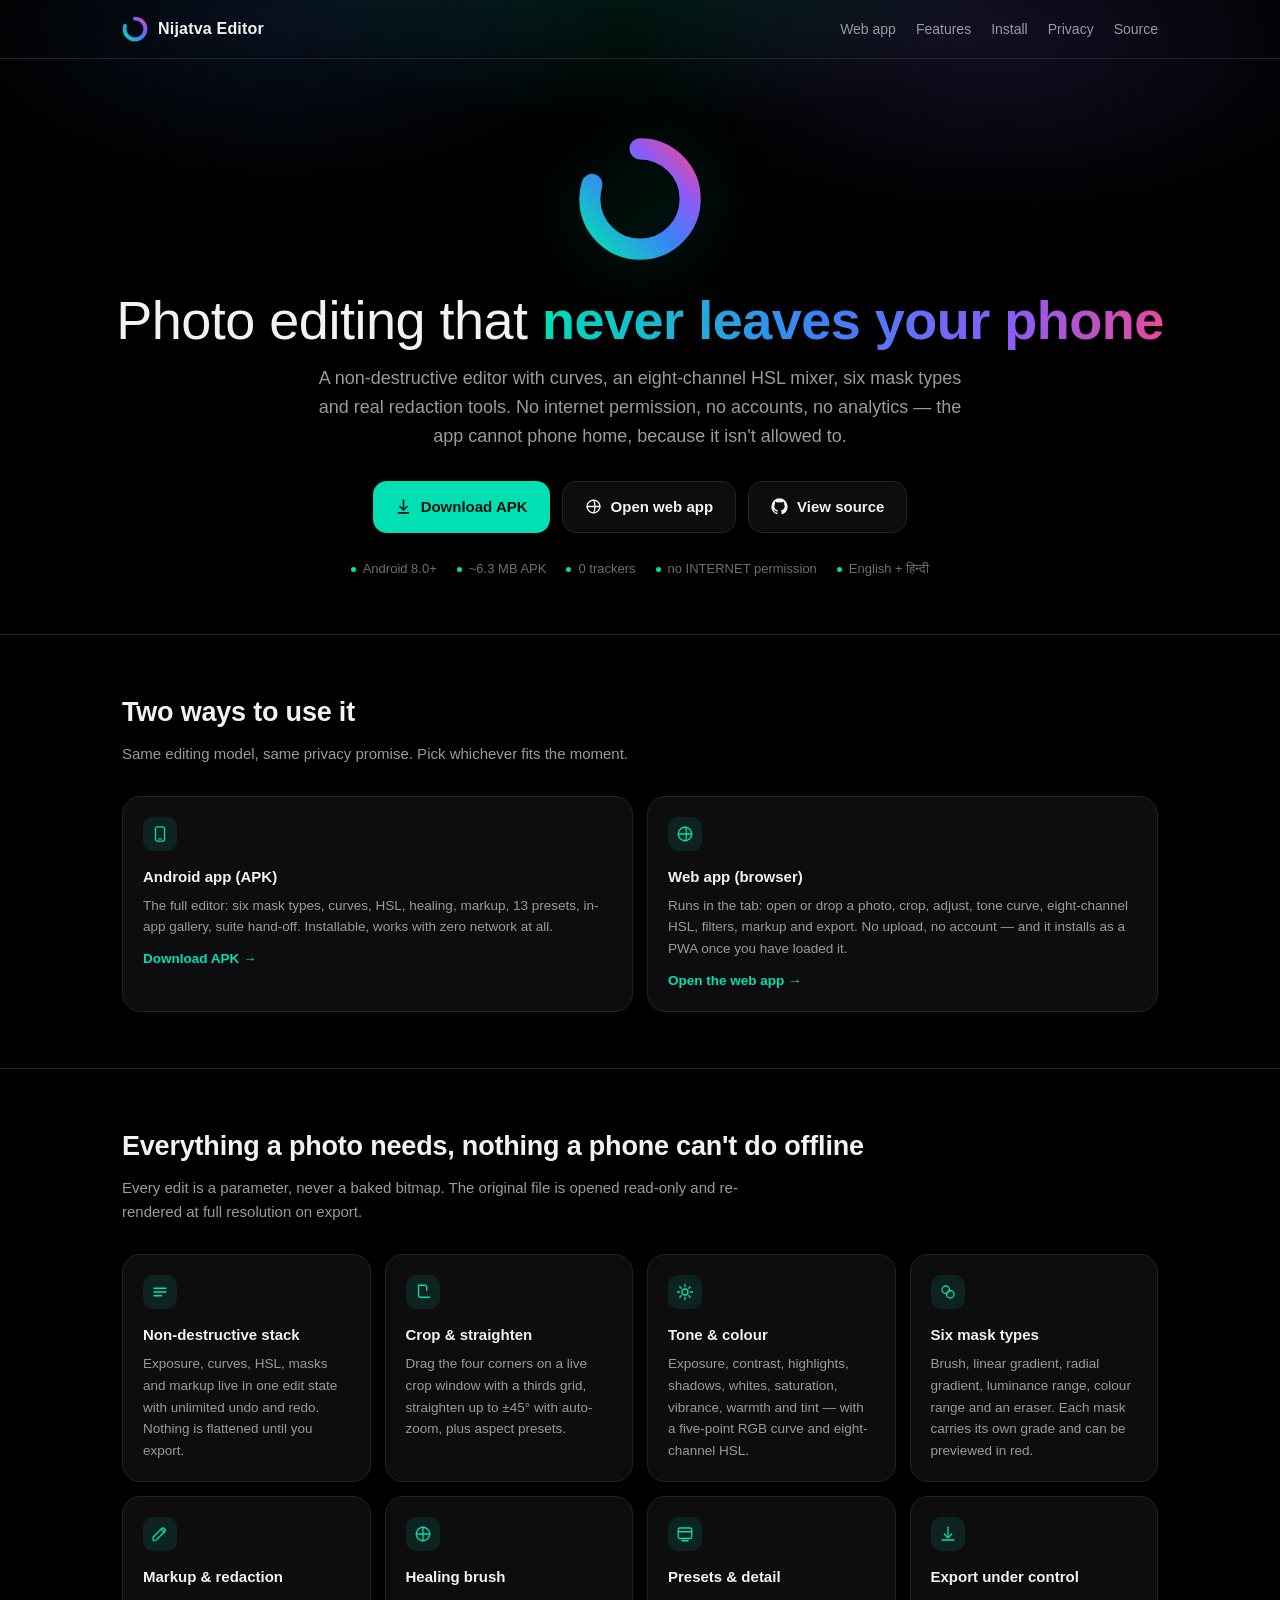
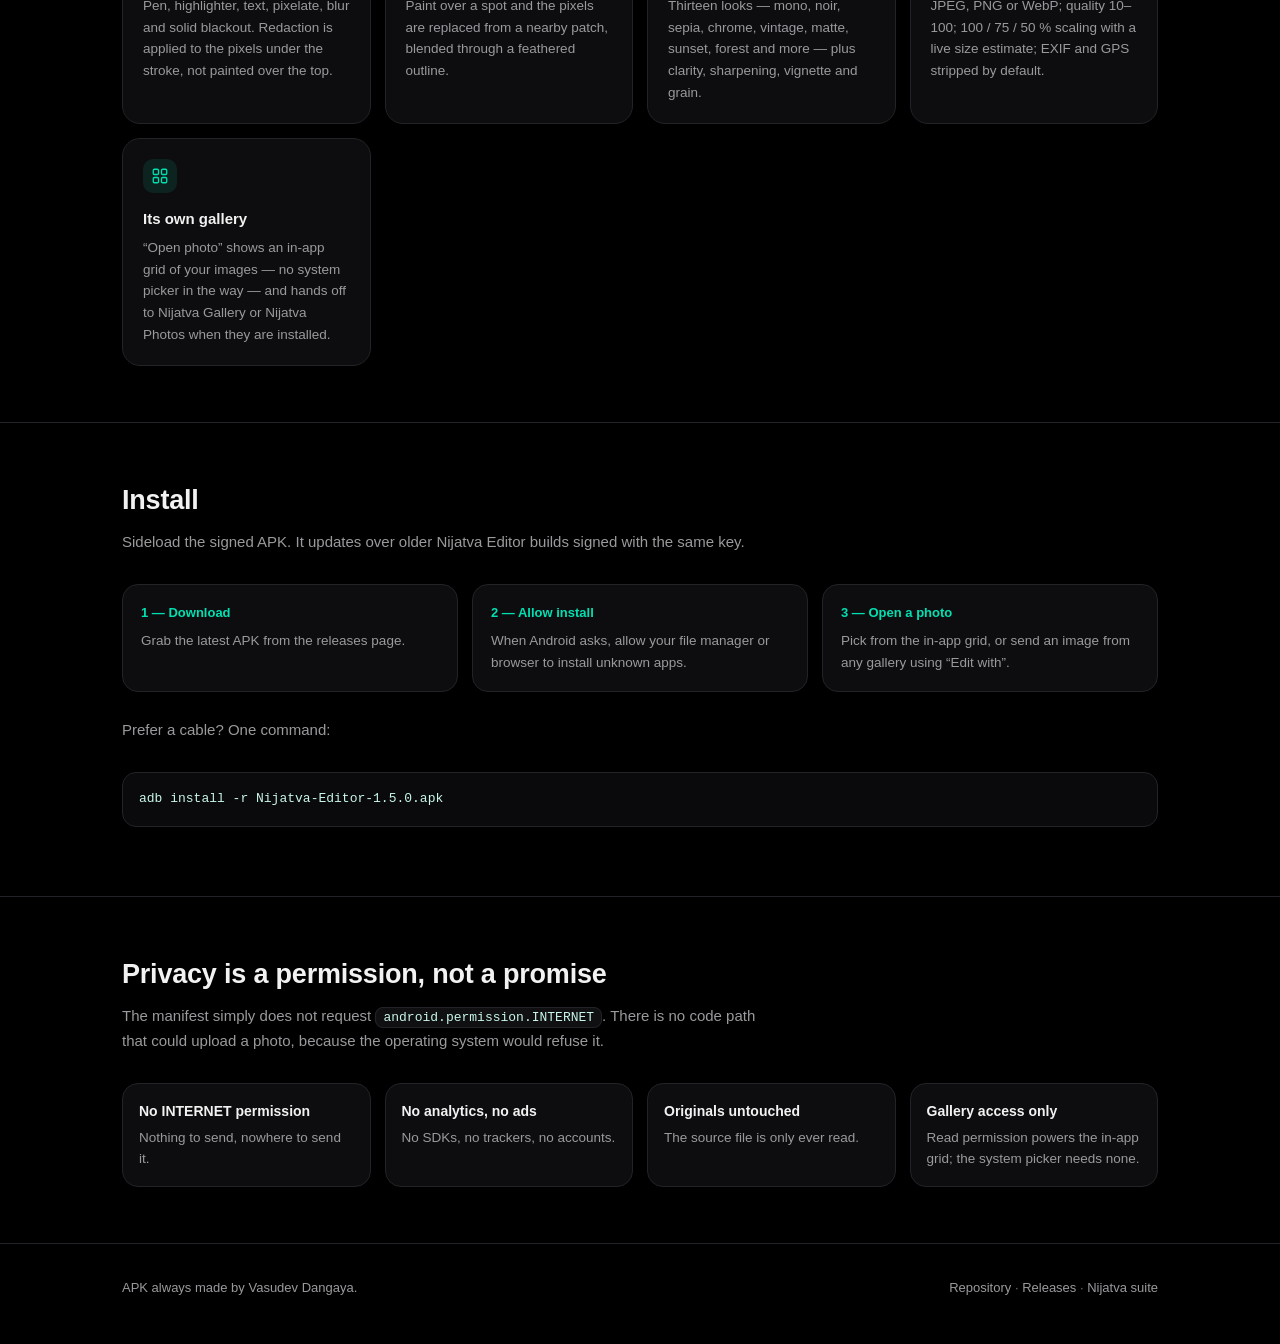
<file: docs/index.html>
<!DOCTYPE html>
<html lang="en">
<head>
<meta charset="utf-8">
<meta name="viewport" content="width=device-width, initial-scale=1">
<title>Nijatva Editor — offline photo editor for Android</title>
<meta name="description" content="Nijatva Editor is a fully offline, non-destructive photo editor for Android. Curves, HSL, six mask types, markup and redaction, 13 presets. No internet permission, no accounts, no analytics.">
<meta name="theme-color" content="#000000">
<meta property="og:title" content="Nijatva Editor">
<meta property="og:description" content="Offline, non-destructive photo editor for Android. No internet permission.">
<meta property="og:type" content="website">
<style>
  :root{
    --teal:#00e0b2; --blue:#3b82f6; --violet:#8b5cf6; --pink:#ec4899;
    --bg:#000000; --surface:#0d0d0f; --surface2:#141417; --line:#232327;
    --text:#f2f2f2; --muted:#9a9a9e; --dim:#6e6e73;
  }
  *{box-sizing:border-box}
  html{scroll-behavior:smooth}
  body{
    margin:0; background:var(--bg); color:var(--text);
    font-family:-apple-system,BlinkMacSystemFont,"Segoe UI",Roboto,"Helvetica Neue",Arial,sans-serif;
    line-height:1.6; -webkit-font-smoothing:antialiased;
  }
  a{color:inherit;text-decoration:none}
  .wrap{max-width:1080px;margin:0 auto;padding:0 22px}
  .glow{
    position:absolute;inset:0 0 auto 0;height:620px;pointer-events:none;
    background:
      radial-gradient(620px 300px at 50% -80px, rgba(0,224,178,.16), transparent 70%),
      radial-gradient(520px 260px at 78% 40px, rgba(139,92,246,.14), transparent 70%),
      radial-gradient(480px 240px at 22% 20px, rgba(59,130,246,.12), transparent 70%);
  }
  header{position:relative;border-bottom:1px solid var(--line)}
  nav{display:flex;align-items:center;gap:18px;padding:16px 0;position:relative}
  .brand{display:flex;align-items:center;gap:10px;font-weight:600;letter-spacing:.2px}
  .brand svg{width:26px;height:26px}
  nav .links{margin-left:auto;display:flex;gap:20px;font-size:14px;color:var(--muted)}
  nav .links a:hover{color:var(--text)}
  @media (max-width:640px){nav .links{gap:12px;font-size:13px}}

  .hero{position:relative;padding:74px 0 54px;text-align:center}
  .mark{width:132px;height:132px;margin:0 auto 26px;display:block;filter:drop-shadow(0 0 34px rgba(0,224,178,.22))}
  h1{font-size:clamp(32px,6vw,54px);line-height:1.1;margin:0 0 14px;font-weight:300;letter-spacing:-.5px}
  h1 b{font-weight:600;background:linear-gradient(100deg,var(--teal),var(--blue) 45%,var(--violet) 75%,var(--pink));-webkit-background-clip:text;background-clip:text;color:transparent}
  .sub{color:var(--muted);font-size:clamp(15px,2.2vw,18px);max-width:660px;margin:0 auto 30px}
  .cta{display:flex;gap:12px;justify-content:center;flex-wrap:wrap}
  .btn{display:inline-flex;align-items:center;gap:9px;padding:13px 22px;border-radius:14px;font-size:15px;font-weight:600;transition:transform .15s ease,opacity .15s ease}
  .btn:hover{transform:translateY(-1px)}
  .btn-primary{background:var(--teal);color:#00110d}
  .btn-ghost{border:1px solid var(--line);color:var(--text);background:var(--surface)}
  .btn-ghost:hover{border-color:#3a3a40}
  .meta{display:flex;gap:8px 20px;justify-content:center;flex-wrap:wrap;margin-top:26px;color:var(--dim);font-size:13px}
  .meta span{display:inline-flex;align-items:center;gap:7px}
  .dot{width:5px;height:5px;border-radius:50%;background:var(--teal);display:inline-block}

  section{padding:56px 0;border-top:1px solid var(--line);position:relative}
  h2{font-size:clamp(21px,3vw,27px);font-weight:600;margin:0 0 8px;letter-spacing:-.2px}
  .lead{color:var(--muted);margin:0 0 30px;max-width:640px;font-size:15px}

  .grid{display:grid;grid-template-columns:repeat(auto-fit,minmax(248px,1fr));gap:14px}
  .card{background:var(--surface);border:1px solid var(--line);border-radius:18px;padding:20px;transition:border-color .15s ease,background .15s ease}
  .card:hover{border-color:#33333a;background:var(--surface2)}
  .card .ico{width:34px;height:34px;border-radius:10px;display:grid;place-items:center;margin-bottom:14px;background:rgba(0,224,178,.1)}
  .card .ico svg{width:18px;height:18px;stroke:var(--teal);fill:none;stroke-width:1.7;stroke-linecap:round;stroke-linejoin:round}
  .card h3{font-size:15px;margin:0 0 6px;font-weight:600}
  .card p{margin:0;color:var(--muted);font-size:13.5px}

  .steps{display:grid;grid-template-columns:repeat(auto-fit,minmax(230px,1fr));gap:14px;counter-reset:s}
  .step{background:var(--surface);border:1px solid var(--line);border-radius:16px;padding:18px}
  .step b{display:block;font-size:13px;color:var(--teal);margin-bottom:6px}
  .step p{margin:0;color:var(--muted);font-size:13.5px}
  code{background:#101013;border:1px solid var(--line);border-radius:8px;padding:2px 7px;font-size:13px;color:#c9f7ea;font-family:ui-monospace,SFMono-Regular,Menlo,monospace}
  pre{background:#0a0a0c;border:1px solid var(--line);border-radius:14px;padding:16px;overflow:auto;font-size:13px;color:#c9f7ea}
  pre code{background:none;border:none;padding:0}

  .privacy{display:grid;grid-template-columns:repeat(auto-fit,minmax(210px,1fr));gap:14px}
  .privacy div{background:var(--surface);border:1px solid var(--line);border-radius:16px;padding:16px;font-size:13.5px;color:var(--muted)}
  .privacy b{display:block;color:var(--text);font-size:14px;margin-bottom:4px}

  footer{border-top:1px solid var(--line);padding:34px 0 46px;color:var(--dim);font-size:13px}
  footer .row{display:flex;gap:16px;flex-wrap:wrap;align-items:center;justify-content:space-between}
  footer a{color:var(--muted)}
  footer a:hover{color:var(--text)}
  .sig{color:var(--muted)}
</style>
</head>
<body>
<div class="glow"></div>

<header>
  <div class="wrap">
    <nav>
      <a class="brand" href="#top">
        <svg viewBox="0 0 100 100" aria-hidden="true">
          <defs><linearGradient id="ap" x1="0" y1="0" x2="1" y2="1">
            <stop offset="0" stop-color="#00e0b2"/><stop offset=".45" stop-color="#3b82f6"/>
            <stop offset=".75" stop-color="#8b5cf6"/><stop offset="1" stop-color="#ec4899"/>
          </linearGradient></defs>
          <circle cx="50" cy="50" r="40" fill="none" stroke="url(#ap)" stroke-width="15"
                  stroke-linecap="round" stroke-dasharray="200 52" transform="rotate(-90 50 50)"/>
        </svg>
        Nijatva Editor
      </a>
      <div class="links">
        <a href="https://nijatva.github.io/editor/">Web app</a>
        <a href="#features">Features</a>
        <a href="#install">Install</a>
        <a href="#privacy">Privacy</a>
        <a href="https://github.com/nijatva/nijatva-photo-editor">Source</a>
      </div>
    </nav>
  </div>
</header>

<main id="top">
  <div class="wrap hero">
    <svg class="mark" viewBox="0 0 100 100" aria-hidden="true">
      <defs><linearGradient id="ap2" x1="0" y1="0" x2="1" y2="1">
        <stop offset="0" stop-color="#00e0b2"/><stop offset=".45" stop-color="#3b82f6"/>
        <stop offset=".75" stop-color="#8b5cf6"/><stop offset="1" stop-color="#ec4899"/>
      </linearGradient></defs>
      <circle cx="50" cy="50" r="38" fill="none" stroke="url(#ap2)" stroke-width="16"
              stroke-linecap="round" stroke-dasharray="190 49" transform="rotate(-90 50 50)"/>
    </svg>
    <h1>Photo editing that <b>never leaves your phone</b></h1>
    <p class="sub">A non-destructive editor with curves, an eight-channel HSL mixer, six mask types and real redaction tools. No internet permission, no accounts, no analytics — the app cannot phone home, because it isn't allowed to.</p>
    <div class="cta">
      <a class="btn btn-primary" href="https://github.com/nijatva/nijatva-photo-editor/releases/download/v1.5.0/Nijatva-Editor-1.5.0.apk">
        <svg width="17" height="17" viewBox="0 0 24 24" fill="none" stroke="currentColor" stroke-width="2.2" stroke-linecap="round" stroke-linejoin="round"><path d="M12 3v12"/><path d="m7 12 5 5 5-5"/><path d="M5 21h14"/></svg>
        Download APK
      </a>
      <a class="btn btn-ghost" href="https://nijatva.github.io/editor/">
        <svg width="17" height="17" viewBox="0 0 24 24" fill="none" stroke="currentColor" stroke-width="1.9" stroke-linecap="round" stroke-linejoin="round"><circle cx="12" cy="12" r="9"/><path d="M3 12h18"/><path d="M12 3c2.5 2.6 2.5 15.4 0 18"/></svg>
        Open web app
      </a>
      <a class="btn btn-ghost" href="https://github.com/nijatva/nijatva-photo-editor">
        <svg width="17" height="17" viewBox="0 0 24 24" fill="currentColor"><path d="M12 .5A11.5 11.5 0 0 0 .5 12a11.5 11.5 0 0 0 7.86 10.92c.58.1.79-.25.79-.55v-2.1c-3.2.7-3.88-1.37-3.88-1.37-.53-1.33-1.29-1.68-1.29-1.68-1.05-.72.08-.71.08-.71 1.16.08 1.77 1.19 1.77 1.19 1.03 1.77 2.7 1.26 3.36.96.1-.75.4-1.26.73-1.55-2.55-.29-5.24-1.28-5.24-5.7 0-1.26.45-2.29 1.19-3.1-.12-.29-.52-1.46.11-3.05 0 0 .96-.31 3.15 1.18a10.9 10.9 0 0 1 5.74 0c2.18-1.49 3.14-1.18 3.14-1.18.63 1.59.23 2.76.12 3.05.74.81 1.19 1.84 1.19 3.1 0 4.43-2.7 5.4-5.26 5.69.41.36.78 1.06.78 2.14v3.17c0 .3.2.66.8.55A11.5 11.5 0 0 0 23.5 12A11.5 11.5 0 0 0 12 .5"/></svg>
        View source
      </a>
    </div>
    <div class="meta">
      <span><i class="dot"></i>Android 8.0+</span>
      <span><i class="dot"></i>~6.3 MB APK</span>
      <span><i class="dot"></i>0 trackers</span>
      <span><i class="dot"></i>no INTERNET permission</span>
      <span><i class="dot"></i>English + हिन्दी</span>
    </div>
  </div>


  <section id="web">
    <div class="wrap">
      <h2>Two ways to use it</h2>
      <p class="lead">Same editing model, same privacy promise. Pick whichever fits the moment.</p>
      <div class="grid">
        <div class="card">
          <div class="ico"><svg viewBox="0 0 24 24"><rect x="6" y="2.5" width="12" height="19" rx="2.5"/><path d="M10.5 18.5h3"/></svg></div>
          <h3>Android app (APK)</h3>
          <p>The full editor: six mask types, curves, HSL, healing, markup, 13 presets, in-app gallery, suite hand-off. Installable, works with zero network at all.</p>
          <p style="margin-top:10px"><a href="https://github.com/nijatva/nijatva-photo-editor/releases/download/v1.5.0/Nijatva-Editor-1.5.0.apk" style="color:var(--teal);font-weight:600">Download APK →</a></p>
        </div>
        <div class="card">
          <div class="ico"><svg viewBox="0 0 24 24"><circle cx="12" cy="12" r="9"/><path d="M3 12h18"/><path d="M12 3c2.5 2.6 2.5 15.4 0 18"/></svg></div>
          <h3>Web app (browser)</h3>
          <p>Runs in the tab: open or drop a photo, crop, adjust, tone curve, eight-channel HSL, filters, markup and export. No upload, no account — and it installs as a PWA once you have loaded it.</p>
          <p style="margin-top:10px"><a href="https://nijatva.github.io/editor/" style="color:var(--teal);font-weight:600">Open the web app →</a></p>
        </div>
      </div>
    </div>
  </section>

  <section id="features">
    <div class="wrap">
      <h2>Everything a photo needs, nothing a phone can't do offline</h2>
      <p class="lead">Every edit is a parameter, never a baked bitmap. The original file is opened read-only and re-rendered at full resolution on export.</p>
      <div class="grid">
        <div class="card">
          <div class="ico"><svg viewBox="0 0 24 24"><path d="M4 7h16M4 12h16M4 17h10"/></svg></div>
          <h3>Non-destructive stack</h3>
          <p>Exposure, curves, HSL, masks and markup live in one edit state with unlimited undo and redo. Nothing is flattened until you export.</p>
        </div>
        <div class="card">
          <div class="ico"><svg viewBox="0 0 24 24"><path d="M6 3v14a2 2 0 0 0 2 2h13"/><path d="M6 3h9a2 2 0 0 1 2 2v5"/></svg></div>
          <h3>Crop &amp; straighten</h3>
          <p>Drag the four corners on a live crop window with a thirds grid, straighten up to ±45° with auto-zoom, plus aspect presets.</p>
        </div>
        <div class="card">
          <div class="ico"><svg viewBox="0 0 24 24"><circle cx="12" cy="12" r="4"/><path d="M12 2v3M12 19v3M2 12h3M19 12h3M5 5l2 2M17 17l2 2M19 5l-2 2M7 17l-2 2"/></svg></div>
          <h3>Tone &amp; colour</h3>
          <p>Exposure, contrast, highlights, shadows, whites, saturation, vibrance, warmth and tint — with a five-point RGB curve and eight-channel HSL.</p>
        </div>
        <div class="card">
          <div class="ico"><svg viewBox="0 0 24 24"><circle cx="9" cy="9" r="5"/><circle cx="15" cy="15" r="5"/></svg></div>
          <h3>Six mask types</h3>
          <p>Brush, linear gradient, radial gradient, luminance range, colour range and an eraser. Each mask carries its own grade and can be previewed in red.</p>
        </div>
        <div class="card">
          <div class="ico"><svg viewBox="0 0 24 24"><path d="M3 21l4-1 11-11a2.8 2.8 0 0 0-4-4L3 16z"/><path d="M14 6l4 4"/></svg></div>
          <h3>Markup &amp; redaction</h3>
          <p>Pen, highlighter, text, pixelate, blur and solid blackout. Redaction is applied to the pixels under the stroke, not painted over the top.</p>
        </div>
        <div class="card">
          <div class="ico"><svg viewBox="0 0 24 24"><path d="M12 3v18M3 12h18"/><circle cx="12" cy="12" r="9"/></svg></div>
          <h3>Healing brush</h3>
          <p>Paint over a spot and the pixels are replaced from a nearby patch, blended through a feathered outline.</p>
        </div>
        <div class="card">
          <div class="ico"><svg viewBox="0 0 24 24"><rect x="3" y="4" width="18" height="14" rx="2"/><path d="M3 9h18"/><path d="M8 21h8"/></svg></div>
          <h3>Presets &amp; detail</h3>
          <p>Thirteen looks — mono, noir, sepia, chrome, vintage, matte, sunset, forest and more — plus clarity, sharpening, vignette and grain.</p>
        </div>
        <div class="card">
          <div class="ico"><svg viewBox="0 0 24 24"><path d="M12 3v12"/><path d="m7 12 5 5 5-5"/><path d="M4 20h16"/></svg></div>
          <h3>Export under control</h3>
          <p>JPEG, PNG or WebP; quality 10–100; 100 / 75 / 50 % scaling with a live size estimate; EXIF and GPS stripped by default.</p>
        </div>
        <div class="card">
          <div class="ico"><svg viewBox="0 0 24 24"><rect x="3" y="3" width="7" height="7" rx="1.5"/><rect x="14" y="3" width="7" height="7" rx="1.5"/><rect x="3" y="14" width="7" height="7" rx="1.5"/><rect x="14" y="14" width="7" height="7" rx="1.5"/></svg></div>
          <h3>Its own gallery</h3>
          <p>“Open photo” shows an in-app grid of your images — no system picker in the way — and hands off to Nijatva Gallery or Nijatva Photos when they are installed.</p>
        </div>
      </div>
    </div>
  </section>

  <section id="install">
    <div class="wrap">
      <h2>Install</h2>
      <p class="lead">Sideload the signed APK. It updates over older Nijatva Editor builds signed with the same key.</p>
      <div class="steps">
        <div class="step"><b>1 — Download</b><p>Grab the latest APK from the releases page.</p></div>
        <div class="step"><b>2 — Allow install</b><p>When Android asks, allow your file manager or browser to install unknown apps.</p></div>
        <div class="step"><b>3 — Open a photo</b><p>Pick from the in-app grid, or send an image from any gallery using “Edit with”.</p></div>
      </div>
      <p class="lead" style="margin-top:26px">Prefer a cable? One command:</p>
      <pre><code>adb install -r Nijatva-Editor-1.5.0.apk</code></pre>
    </div>
  </section>

  <section id="privacy">
    <div class="wrap">
      <h2>Privacy is a permission, not a promise</h2>
      <p class="lead">The manifest simply does not request <code>android.permission.INTERNET</code>. There is no code path that could upload a photo, because the operating system would refuse it.</p>
      <div class="privacy">
        <div><b>No INTERNET permission</b>Nothing to send, nowhere to send it.</div>
        <div><b>No analytics, no ads</b>No SDKs, no trackers, no accounts.</div>
        <div><b>Originals untouched</b>The source file is only ever read.</div>
        <div><b>Gallery access only</b>Read permission powers the in-app grid; the system picker needs none.</div>
      </div>
    </div>
  </section>
</main>

<footer>
  <div class="wrap row">
    <span class="sig">APK always made by Vasudev Dangaya.</span>
    <span>
      <a href="https://github.com/nijatva/nijatva-photo-editor">Repository</a> ·
      <a href="https://github.com/nijatva/nijatva-photo-editor/releases">Releases</a> ·
      <a href="https://github.com/nijatva">Nijatva suite</a>
    </span>
  </div>
</footer>
</body>
</html>
</file>
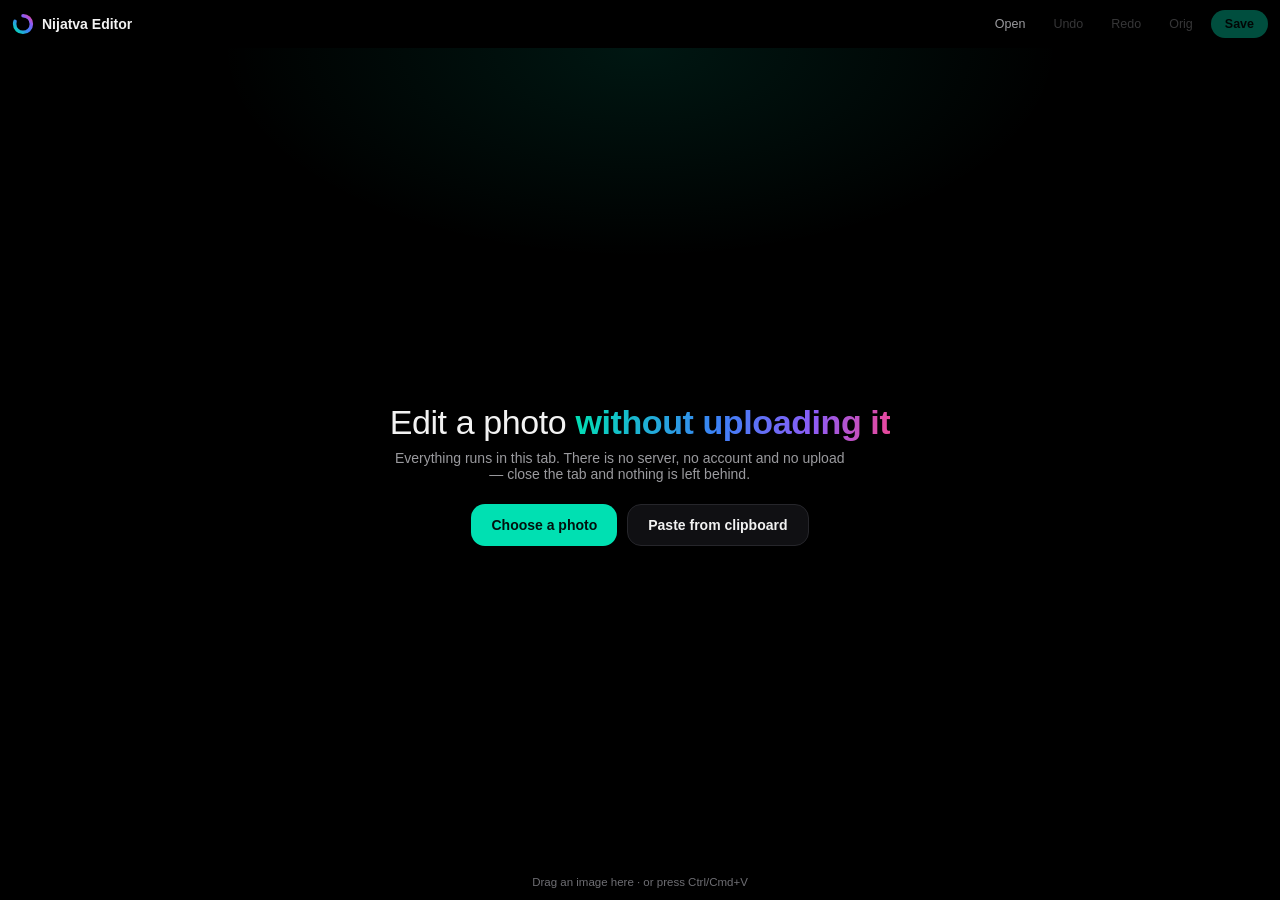
<file: web/index.html>
<!DOCTYPE html>
<html lang="en">
<head>
<meta charset="utf-8">
<meta name="viewport" content="width=device-width, initial-scale=1, viewport-fit=cover">
<title>Nijatva Editor — web app</title>
<meta name="description" content="Nijatva Editor in the browser. Offline, non-destructive photo editing — nothing is uploaded, every pixel stays on your device.">
<meta name="theme-color" content="#000000">
<link rel="manifest" href="manifest.webmanifest">
<link rel="stylesheet" href="styles.css">
<link rel="icon" href="icon-192.png">
</head>
<body>
<div class="app">
  <div class="top">
    <span class="brand">
      <svg viewBox="0 0 100 100" aria-hidden="true"><defs><linearGradient id="g1" x1="0" y1="0" x2="1" y2="1"><stop offset="0" stop-color="#00e0b2"/><stop offset=".45" stop-color="#3b82f6"/><stop offset=".75" stop-color="#8b5cf6"/><stop offset="1" stop-color="#ec4899"/></linearGradient></defs><circle cx="50" cy="50" r="38" fill="none" stroke="url(#g1)" stroke-width="16" stroke-linecap="round" stroke-dasharray="190 49" transform="rotate(-90 50 50)"/></svg>
      Nijatva Editor
    </span>
    <span class="spacer"></span>
    <button class="tbtn" id="openBtn">Open</button>
    <button class="tbtn" id="undoBtn" disabled>Undo</button>
    <button class="tbtn" id="redoBtn" disabled>Redo</button>
    <button class="tbtn" id="cmpBtn" disabled>Orig</button>
    <button class="tbtn primary" id="saveBtn" disabled>Save</button>
  </div>

  <div class="stage" id="stage">
    <canvas id="view" hidden></canvas>
    <div class="drop" id="drop">
      <div>
        <h1>Edit a photo <b>without uploading it</b></h1>
        <p>Everything runs in this tab. There is no server, no account and no upload — close the tab and nothing is left behind.</p>
        <div class="row">
          <button class="btn primary" id="pickBtn">Choose a photo</button>
          <button class="btn ghost" id="pasteBtn">Paste from clipboard</button>
        </div>
      </div>
    </div>
    <div class="busy" id="busy" hidden>Rendering…</div>
    <div class="hint" id="hint">Drag an image here · or press Ctrl/Cmd+V</div>
  </div>

  <div class="dock" id="dock" hidden>
    <div class="tabs" id="tabs"></div>
    <div class="panel" id="panel"></div>
  </div>
</div>

<input type="file" id="file" accept="image/*" hidden>
<div class="toast" id="toast"></div>

  <script src="app.js" defer></script>
</body>
</html>
</file>
<file: web/styles.css>
:root{
    --teal:#00e0b2; --blue:#3b82f6; --violet:#8b5cf6; --pink:#ec4899;
    --bg:#000; --surface:#101013; --surface2:#17171b; --line:#26262b;
    --text:#f2f2f2; --muted:#9a9a9e; --dim:#6e6e73;
  }
  *{box-sizing:border-box; -webkit-tap-highlight-color:transparent}
  [hidden]{display:none !important}
  html,body{height:100%}
  body{
    margin:0; background:var(--bg); color:var(--text); overflow:hidden;
    font-family:-apple-system,BlinkMacSystemFont,"Segoe UI",Roboto,"Helvetica Neue",Arial,sans-serif;
    -webkit-font-smoothing:antialiased;
  }
  button{font:inherit;color:inherit;background:none;border:none;cursor:pointer}
  .app{display:flex;flex-direction:column;height:100dvh}

  /* top bar */
  .top{display:flex;align-items:center;gap:8px;padding:10px 12px;background:var(--bg);flex:0 0 auto;overflow-x:auto;scrollbar-width:none}
  .top::-webkit-scrollbar{display:none}
  .top>*{flex:0 0 auto}
  .brand{display:flex;align-items:center;gap:8px;font-weight:600;font-size:14px;white-space:nowrap}
  .brand svg{width:22px;height:22px}
  .top .spacer{flex:1}
  .tbtn{padding:7px 10px;border-radius:10px;font-size:12.5px;color:var(--muted)}
  .tbtn:hover{color:var(--text);background:var(--surface)}
  .tbtn:disabled{opacity:.35;cursor:default}
  .tbtn.primary{background:var(--teal);color:#00110d;font-weight:700;border-radius:50px;padding:7px 14px}
  .tbtn.on{color:var(--teal)}

  /* stage */
  .stage{position:relative;flex:1;min-height:0;background:#000;display:grid;place-items:center;overflow:hidden}
  .stage canvas{max-width:100%;max-height:100%;touch-action:none}
  .drop{
    position:absolute;inset:0;display:grid;place-items:center;text-align:center;padding:24px;
    background:radial-gradient(600px 300px at 50% 0%, rgba(0,224,178,.10), transparent 70%);
  }
  .drop h1{font-size:clamp(22px,4vw,34px);font-weight:300;margin:0 0 8px;letter-spacing:-.4px}
  .drop h1 b{font-weight:600;background:linear-gradient(100deg,var(--teal),var(--blue) 45%,var(--violet) 75%,var(--pink));-webkit-background-clip:text;background-clip:text;color:transparent}
  .drop p{color:var(--muted);font-size:14px;margin:0 0 22px;max-width:460px}
  .drop .row{display:flex;gap:10px;flex-wrap:wrap;justify-content:center}
  .btn{display:inline-flex;align-items:center;gap:8px;padding:12px 20px;border-radius:14px;font-weight:600;font-size:14px}
  .btn.primary{background:var(--teal);color:#00110d}
  .btn.ghost{border:1px solid var(--line);background:var(--surface);color:var(--text)}
  .hint{position:absolute;bottom:12px;left:0;right:0;text-align:center;color:var(--dim);font-size:11.5px;pointer-events:none}
  .busy{position:absolute;top:50%;left:50%;transform:translate(-50%,-50%);color:var(--teal);font-size:13px}

  /* dock */
  .dock{flex:0 0 auto;background:var(--surface);border-radius:20px 20px 0 0;padding:8px 0 10px;max-height:46dvh;display:flex;flex-direction:column}
  .tabs{display:flex;gap:2px;overflow-x:auto;padding:0 8px 8px;scrollbar-width:none}
  .tabs::-webkit-scrollbar{display:none}
  .tab{padding:6px 12px;font-size:12.5px;color:var(--muted);border-radius:9px;white-space:nowrap}
  .tab.sel{color:var(--teal);font-weight:600;background:rgba(0,224,178,.10)}
  .panel{overflow-y:auto;padding:0 16px 6px}
  .slider{margin:6px 0 10px}
  .slider .lbl{display:flex;justify-content:space-between;font-size:11.5px;color:var(--muted);margin-bottom:2px}
  .slider .lbl b{color:var(--text);font-weight:600}
  input[type=range]{width:100%;-webkit-appearance:none;appearance:none;height:22px;background:none}
  input[type=range]::-webkit-slider-runnable-track{height:3px;background:#2a2a2e;border-radius:3px}
  input[type=range]::-webkit-slider-thumb{-webkit-appearance:none;width:16px;height:16px;margin-top:-6.5px;border-radius:50%;background:var(--teal)}
  input[type=range]::-moz-range-track{height:3px;background:#2a2a2e;border-radius:3px}
  input[type=range]::-moz-range-thumb{width:16px;height:16px;border:none;border-radius:50%;background:var(--teal)}
  .chips{display:flex;gap:6px;flex-wrap:wrap;margin:4px 0 10px}
  .chip{padding:7px 13px;border-radius:50px;border:1px solid var(--line);background:var(--surface2);font-size:12.5px;color:var(--muted)}
  .chip.sel{color:var(--teal);border-color:var(--teal);background:rgba(0,224,178,.10);font-weight:600}
  .save{width:100%;padding:13px;border-radius:14px;background:var(--teal);color:#00110d;font-weight:700;font-size:14.5px;margin:8px 0 4px}
  .note{color:var(--dim);font-size:11px;line-height:1.5;margin:8px 0 0}
  .row2{display:flex;gap:8px;align-items:center;justify-content:space-between;font-size:12px;color:var(--muted);margin:6px 0}
  .sw{width:44px;height:26px;border-radius:50px;background:#2a2a2e;position:relative;transition:background .15s}
  .sw.on{background:var(--teal)}
  .sw i{position:absolute;top:3px;left:3px;width:20px;height:20px;border-radius:50%;background:#000;transition:left .15s}
  .sw.on i{left:21px;background:#00110d}
  .toast{position:fixed;left:50%;bottom:24px;transform:translateX(-50%);background:#232326;color:var(--text);padding:11px 18px;border-radius:13px;font-size:13px;opacity:0;pointer-events:none;transition:opacity .2s}
  .toast.show{opacity:1}
  @media (max-width:520px){ .top{gap:4px;padding:8px 8px} .tbtn{padding:6px 7px;font-size:11.5px} .brand{font-size:12.5px} .brand svg{width:18px;height:18px} .tbtn.primary{padding:6px 11px} }
  @media (min-width:900px){ .dock{max-height:40dvh} }

.curve-wrap{ background:#0a0a0c; border:1px solid var(--line); border-radius:12px; padding:8px; margin:6px 0 10px; }
.curve-canvas{ width:100%; height:auto; display:block; touch-action:none; border-radius:8px; }
</file>
